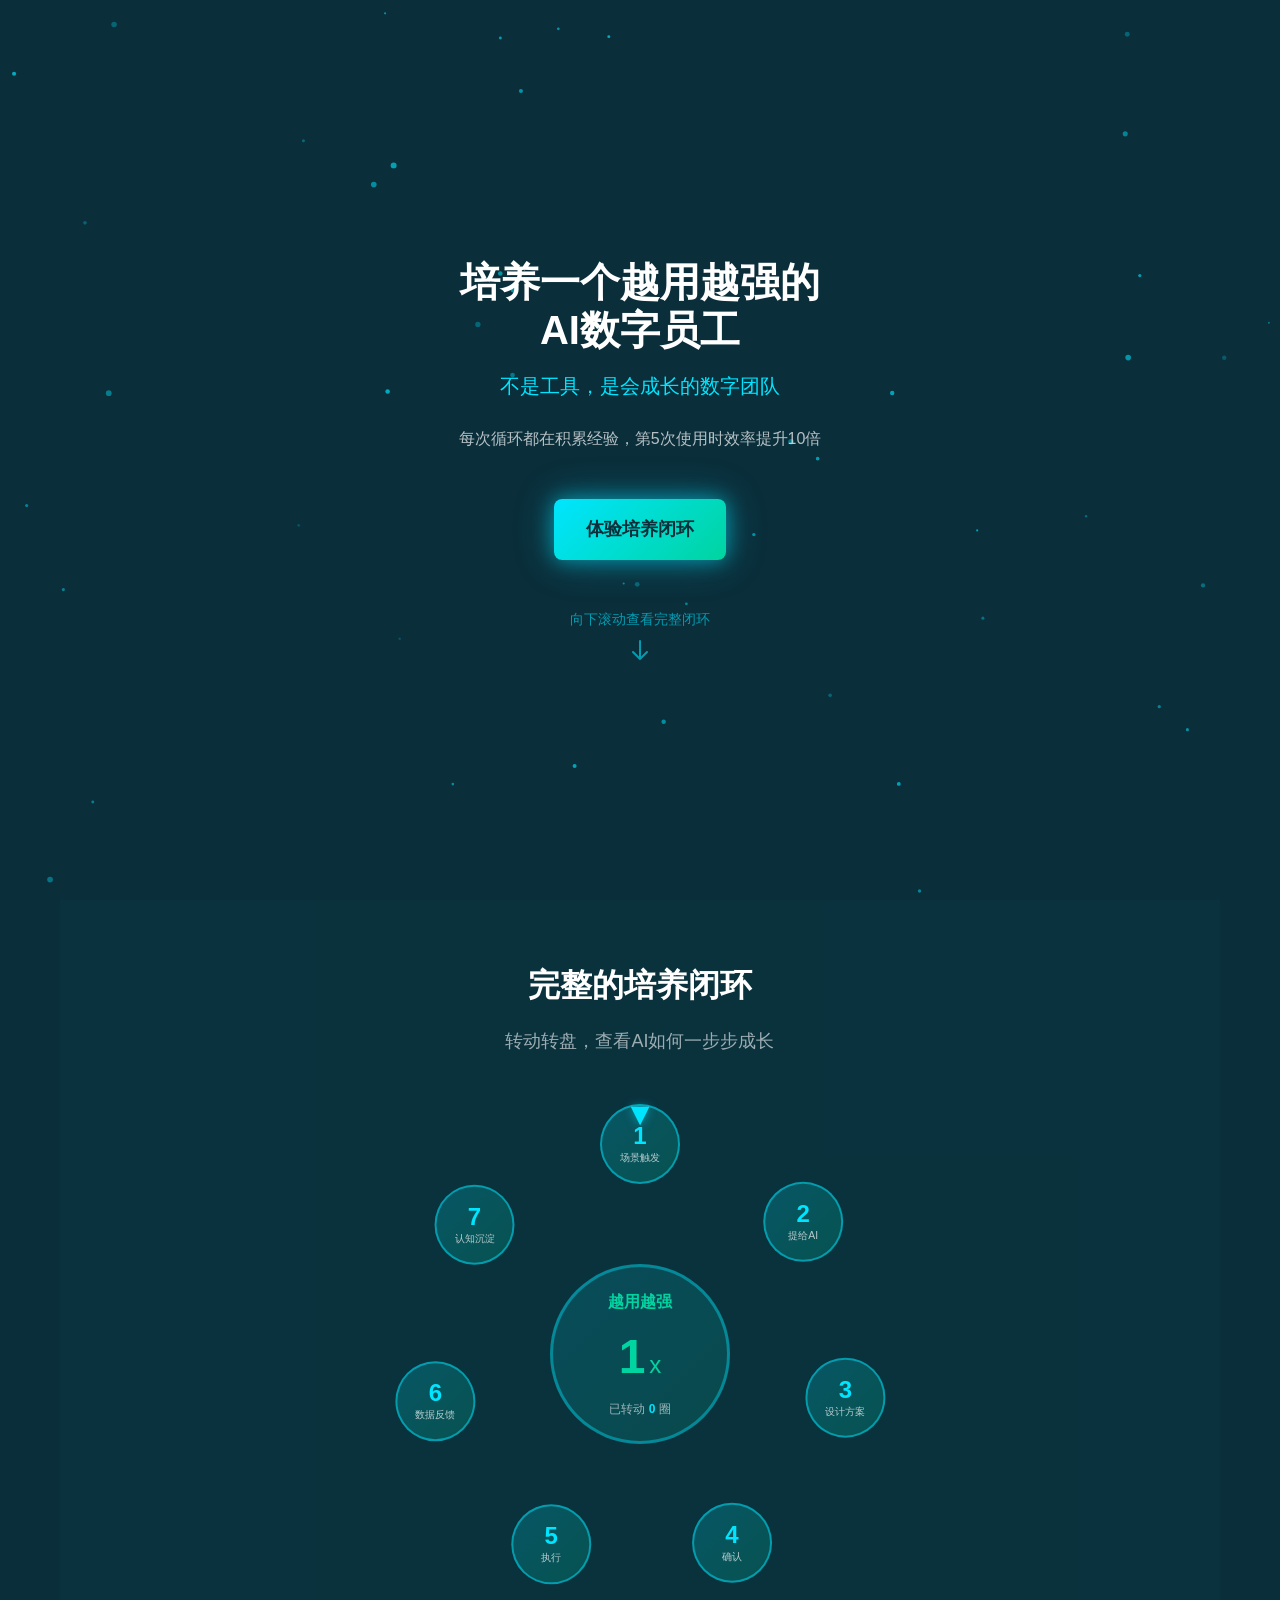
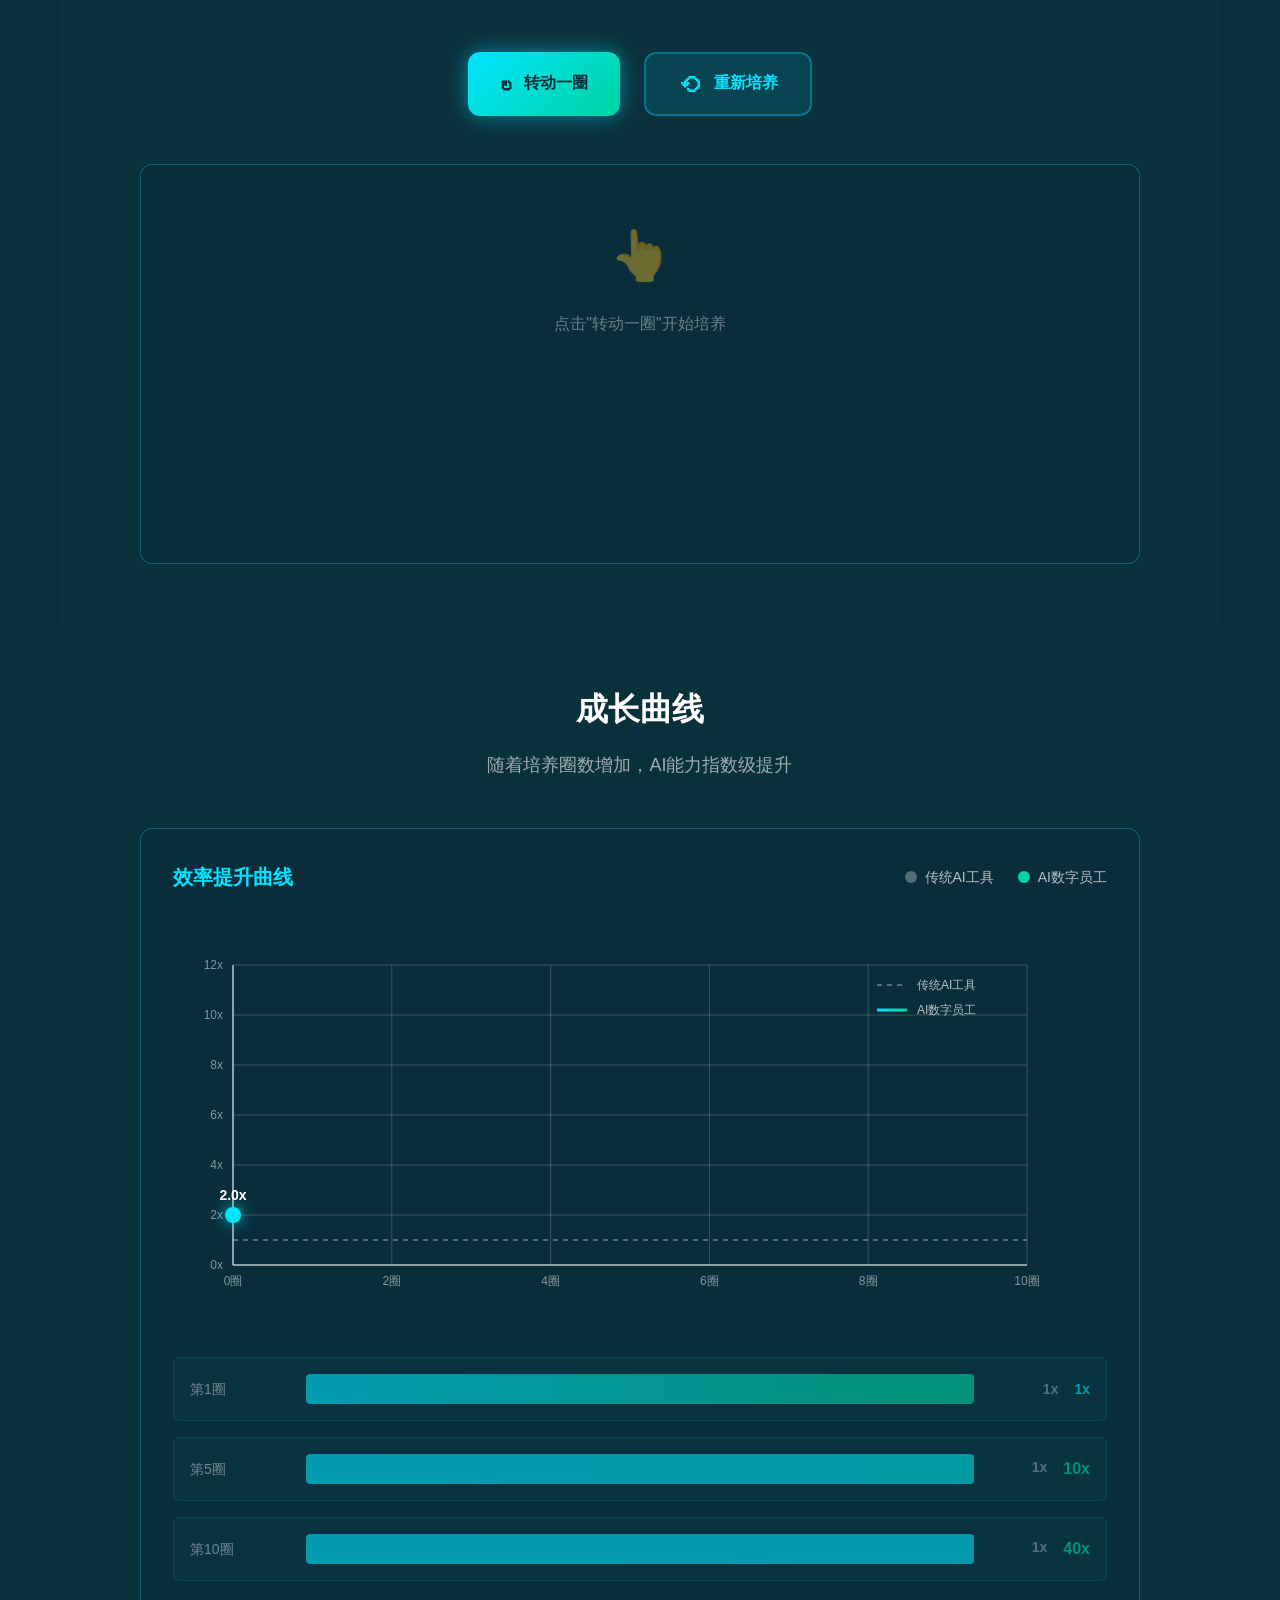
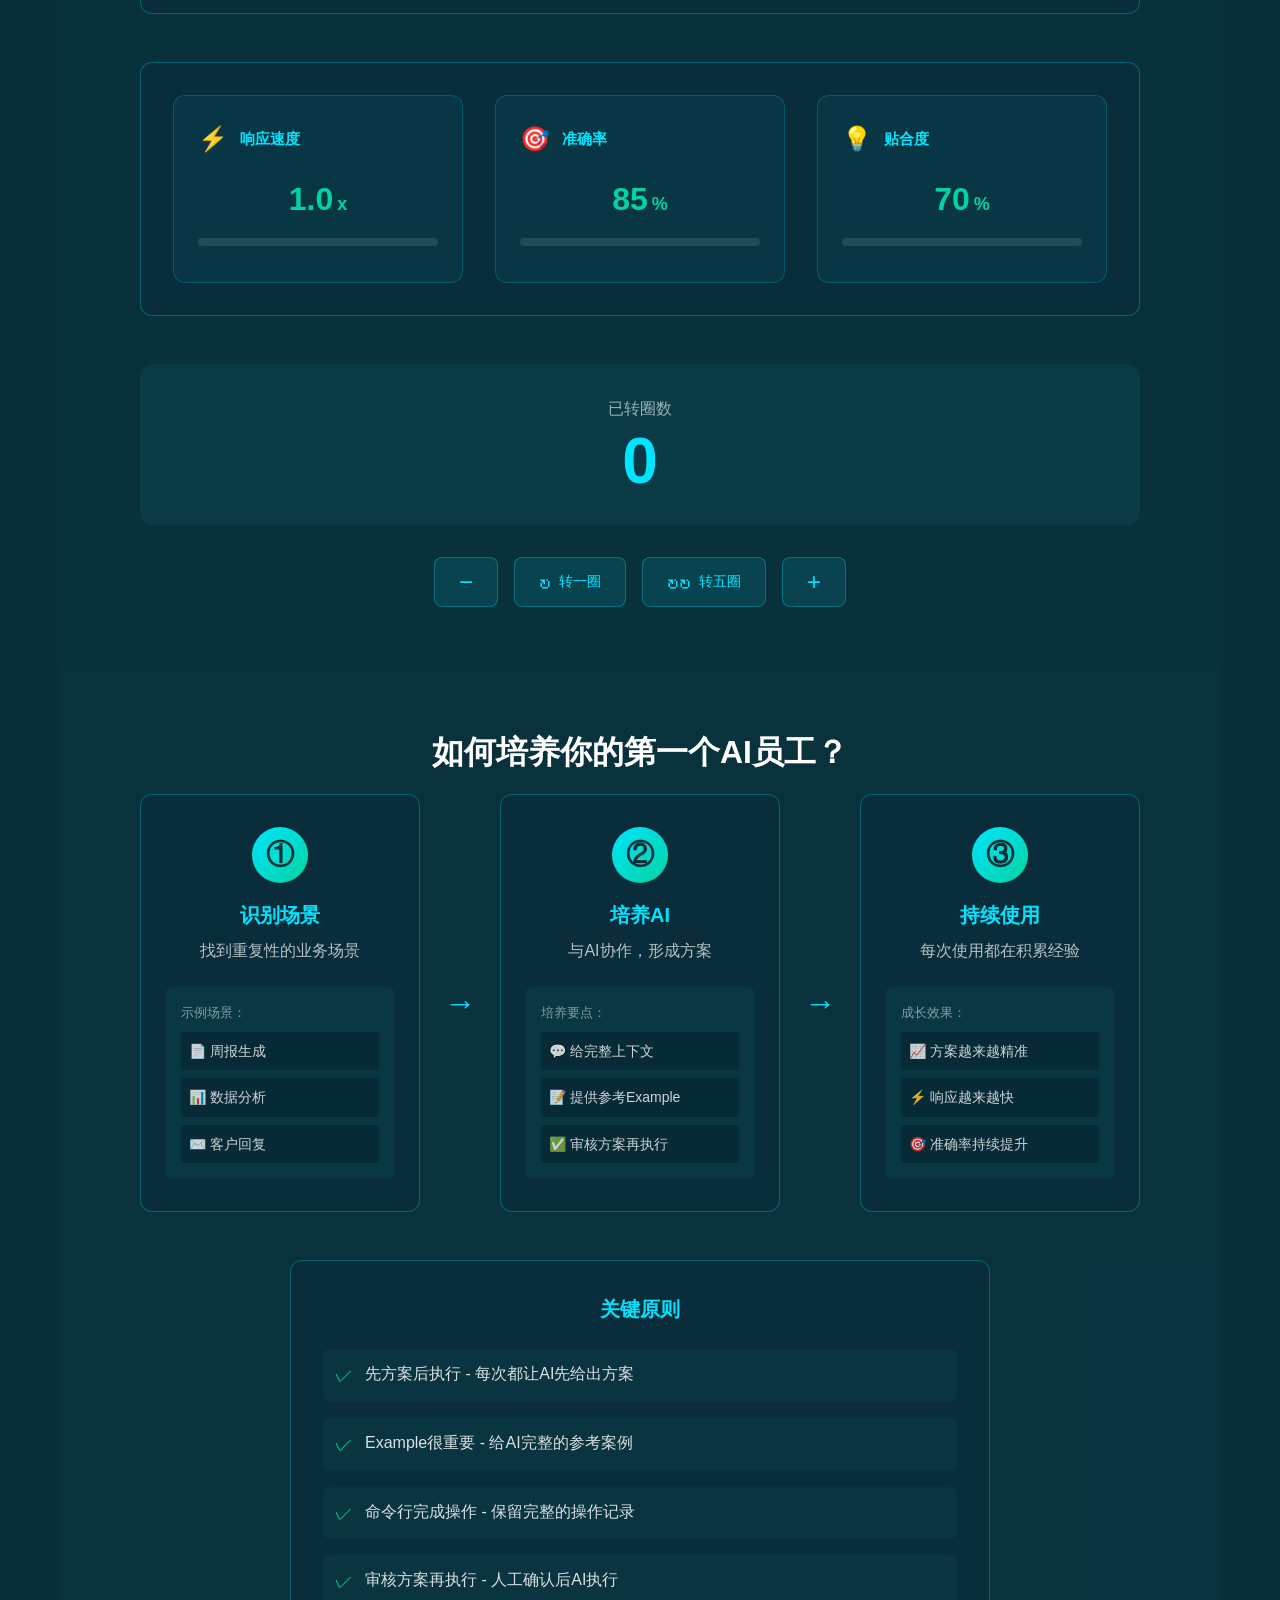
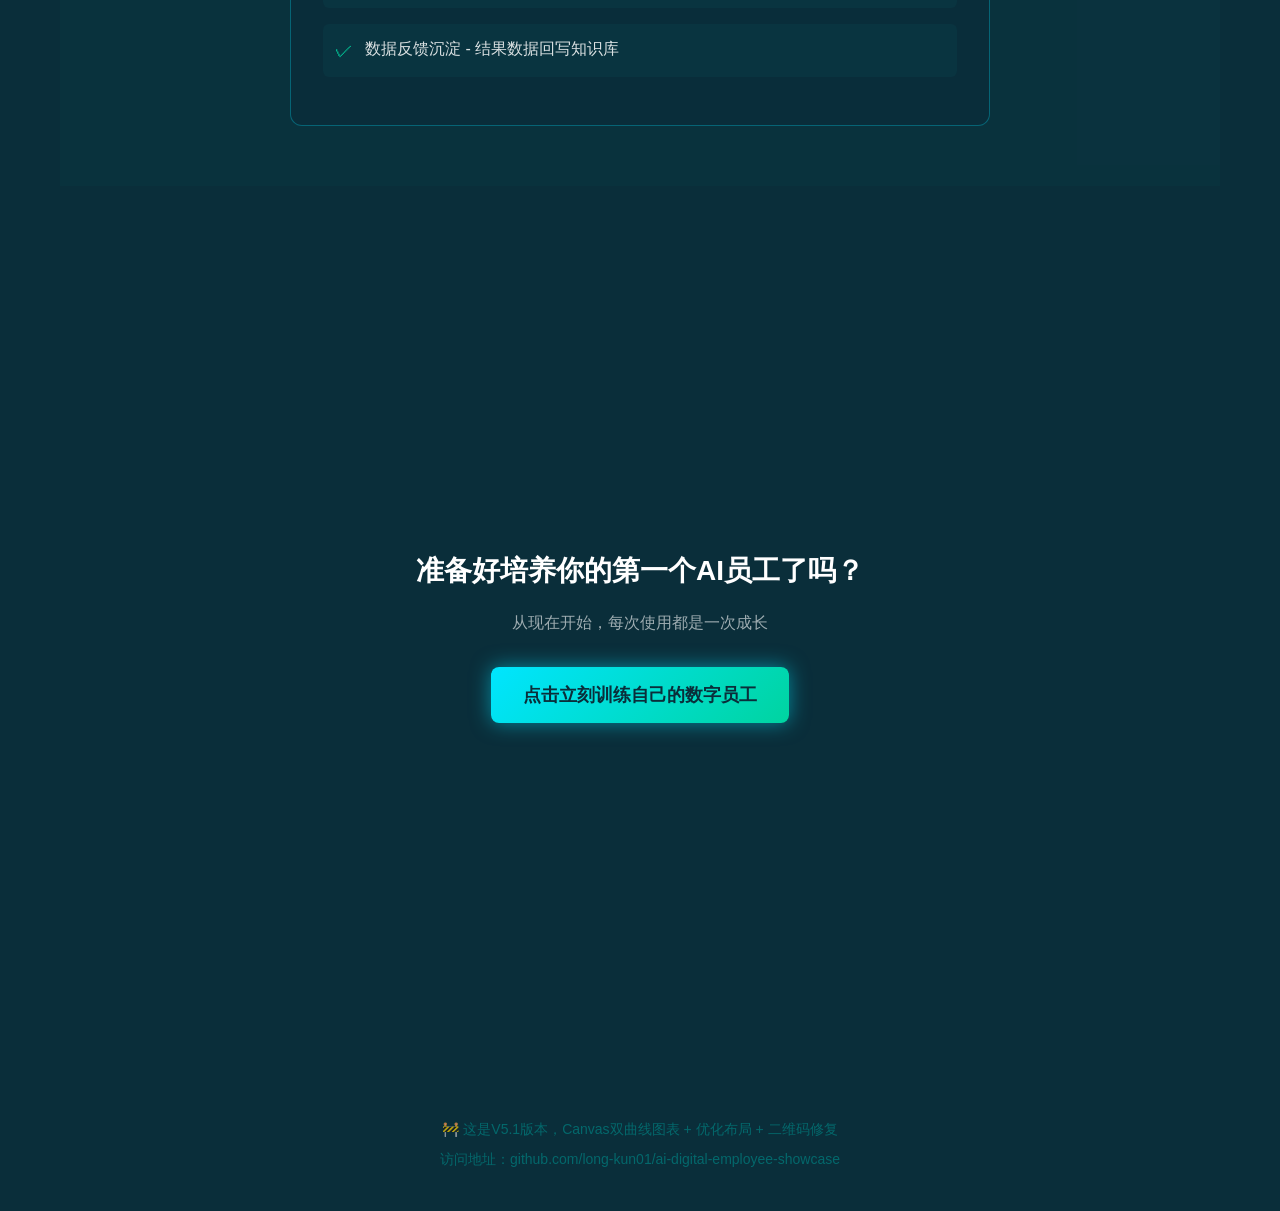
<file: index.html>
<!DOCTYPE html>
<html lang="zh-CN">
<head>
  <meta charset="UTF-8">
  <meta name="viewport" content="width=device-width, initial-scale=1.0, maximum-scale=1.0, user-scalable=no">
  <meta name="format-detection" content="telephone=no">
  <meta name="apple-mobile-web-app-capable" content="yes">
  <title>AI数字员工 - 培养一个越用越强的AI数字员工</title>
  <meta name="description" content="不是工具，是会成长的数字团队">

  <!-- 主样式 -->
  <link rel="stylesheet" href="css/styles-v5.css">
</head>
<body>
  <!-- 加载提示 -->
  <div class="loading-screen" id="loading-screen">
    <div class="loading-content">
      <div class="loading-spinner"></div>
      <div class="loading-text">AI数字员工正在培养中...</div>
    </div>
  </div>

  <!-- 粒子背景 -->
  <canvas id="particle-canvas"></canvas>

  <!-- 内容容器 -->
  <div class="content-wrapper">

    <!-- HERO区 -->
    <section id="hero" class="hero-section">
      <div class="hero-content">
        <h1 class="hero-title">培养一个越用越强的<br>AI数字员工</h1>
        <p class="hero-subtitle">不是工具，是会成长的数字团队</p>
        <p class="hero-tagline">每次循环都在积累经验，第5次使用时效率提升10倍</p>
        <a href="#loop-demo" class="cta-button">体验培养闭环</a>
      </div>

      <div class="scroll-hint">
        <span class="scroll-hint-text">向下滚动查看完整闭环</span>
        <svg class="scroll-icon" fill="none" stroke="currentColor" viewBox="0 0 24 24">
          <path stroke-linecap="round" stroke-linejoin="round" stroke-width="2" d="M19 14l-7 7m0 0l-7-7m7 7V3"></path>
        </svg>
      </div>
    </section>

    <!-- 转盘闭环交互区 -->
    <section id="loop-demo" class="loop-demo-section">
      <div class="container">
        <h2 class="section-title">完整的培养闭环</h2>
        <p class="section-desc">转动转盘，查看AI如何一步步成长</p>

        <!-- 转盘区域 -->
        <div class="turntable-container">
          <!-- 转盘外圈 -->
          <div class="turntable-outer">
            <!-- 旋转的节点圈 -->
            <div class="turntable-ring" id="turntable-ring">
              <!-- 7个步骤节点 -->
              <div class="turntable-node" data-step="1" data-angle="0">
                <div class="node-inner">
                  <div class="node-number">1</div>
                  <div class="node-label">场景触发</div>
                </div>
              </div>

              <div class="turntable-node" data-step="2" data-angle="51">
                <div class="node-inner">
                  <div class="node-number">2</div>
                  <div class="node-label">提给AI</div>
                </div>
              </div>

              <div class="turntable-node" data-step="3" data-angle="102">
                <div class="node-inner">
                  <div class="node-number">3</div>
                  <div class="node-label">设计方案</div>
                </div>
              </div>

              <div class="turntable-node" data-step="4" data-angle="154">
                <div class="node-inner">
                  <div class="node-number">4</div>
                  <div class="node-label">确认</div>
                </div>
              </div>

              <div class="turntable-node" data-step="5" data-angle="205">
                <div class="node-inner">
                  <div class="node-number">5</div>
                  <div class="node-label">执行</div>
                </div>
              </div>

              <div class="turntable-node" data-step="6" data-angle="257">
                <div class="node-inner">
                  <div class="node-number">6</div>
                  <div class="node-label">数据反馈</div>
                </div>
              </div>

              <div class="turntable-node" data-step="7" data-angle="308">
                <div class="node-inner">
                  <div class="node-number">7</div>
                  <div class="node-label">认知沉淀</div>
                </div>
              </div>
            </div>

            <!-- 中心核心区 -->
            <div class="turntable-center">
              <div class="center-title">越用越强</div>
              <div class="center-value">
                <span class="value-number" id="efficiency-value">1</span>
                <span class="value-unit">x</span>
              </div>
              <div class="center-subtitle">已转动 <span class="loop-count">0</span> 圈</div>
            </div>

            <!-- 指示器 -->
            <div class="turntable-indicator">
              <div class="indicator-arrow">▼</div>
            </div>
          </div>

          <!-- 转盘控制 -->
          <div class="turntable-controls">
            <button class="control-btn spin-btn" id="spin-btn">
              <span class="btn-icon">↻</span>
              <span class="btn-text">转动一圈</span>
            </button>
            <button class="control-btn reset-btn" id="reset-btn">
              <span class="btn-icon">⟲</span>
              <span class="btn-text">重新培养</span>
            </button>
          </div>
        </div>

        <!-- 步骤详情面板 -->
        <div class="step-detail-panel" id="step-detail">
          <div class="detail-content">
            <div class="detail-placeholder">
              <div class="placeholder-icon">👆</div>
              <div class="placeholder-text">点击"转动一圈"开始培养</div>
            </div>
          </div>
        </div>
      </div>
    </section>

    <!-- 成长曲线图 -->
    <section id="growth-chart-section" class="growth-section">
      <div class="container">
        <h2 class="section-title">成长曲线</h2>
        <p class="section-desc">随着培养圈数增加，AI能力指数级提升</p>

        <!-- 指数增长图（独立大板块） -->
        <div class="growth-chart-full">
          <div class="growth-chart-container">
            <div class="chart-header">
              <div class="chart-title">效率提升曲线</div>
              <div class="chart-legend">
                <span class="legend-item">
                  <span class="legend-dot traditional"></span>
                  传统AI工具
                </span>
                <span class="legend-item">
                  <span class="legend-dot digital"></span>
                  AI数字员工
                </span>
              </div>
            </div>

            <div class="chart-body">
              <canvas id="growth-chart-canvas"></canvas>
            </div>

            <div class="chart-data">
              <div class="data-item" data-loop="1">
                <div class="data-label">第1圈</div>
                <div class="data-bar">
                  <div class="data-fill traditional" style="width: 100%;"></div>
                  <div class="data-fill digital" style="width: 100%;"></div>
                </div>
                <div class="data-value">
                  <span class="traditional">1x</span>
                  <span class="digital">1x</span>
                </div>
              </div>

              <div class="data-item" data-loop="5">
                <div class="data-label">第5圈</div>
                <div class="data-bar">
                  <div class="data-fill traditional" style="width: 100%;"></div>
                  <div class="data-fill digital" style="width: 500%;"></div>
                </div>
                <div class="data-value">
                  <span class="traditional">1x</span>
                  <span class="digital highlight-value">10x</span>
                </div>
              </div>

              <div class="data-item" data-loop="10">
                <div class="data-label">第10圈</div>
                <div class="data-bar">
                  <div class="data-fill traditional" style="width: 100%;"></div>
                  <div class="data-fill digital" style="width: 1200%;"></div>
                </div>
                <div class="data-value">
                  <span class="traditional">1x</span>
                  <span class="digital highlight-value">40x</span>
                </div>
              </div>
            </div>
          </div>
        </div>

        <!-- 指标区 -->
        <div class="metrics-section">
          <div class="metrics-container">
            <div class="metric-row">
              <div class="metric-item-full">
                <div class="metric-header">
                  <span class="metric-icon">⚡</span>
                  <span class="metric-title">响应速度</span>
                </div>
                <div class="metric-main">
                  <div class="metric-value">
                    <span class="metric-current" data-metric="speed">1.0</span>
                    <span class="metric-unit">x</span>
                  </div>
                  <div class="metric-bar">
                    <div class="metric-fill" data-fill="speed"></div>
                  </div>
                </div>
              </div>

              <div class="metric-item-full">
                <div class="metric-header">
                  <span class="metric-icon">🎯</span>
                  <span class="metric-title">准确率</span>
                </div>
                <div class="metric-main">
                  <div class="metric-value">
                    <span class="metric-current" data-metric="accuracy">85</span>
                    <span class="metric-unit">%</span>
                  </div>
                  <div class="metric-bar">
                    <div class="metric-fill" data-fill="accuracy"></div>
                  </div>
                </div>
              </div>

              <div class="metric-item-full">
                <div class="metric-header">
                  <span class="metric-icon">💡</span>
                  <span class="metric-title">贴合度</span>
                </div>
                <div class="metric-main">
                  <div class="metric-value">
                    <span class="metric-current" data-metric="fit">70</span>
                    <span class="metric-unit">%</span>
                  </div>
                  <div class="metric-bar">
                    <div class="metric-fill" data-fill="fit"></div>
                  </div>
                </div>
              </div>
            </div>
          </div>
        </div>

        <!-- 控制区 -->
        <div class="control-section">
          <!-- 圈数显示区 -->
          <div class="loop-display-large">
            <span class="loop-label-large">已转圈数</span>
            <div class="loop-number-large" id="chart-loop-count">0</div>
          </div>
        </div>

        <!-- 控制按钮区（独立） -->
        <div class="control-buttons-section">
          <div class="control-buttons-large">
            <button class="control-btn-large decrease-btn" id="chart-decrease">
              <span class="control-icon-large">−</span>
            </button>
            <button class="control-btn-large spin-once-btn" id="chart-spin-once">
              <span class="control-icon-large">↻</span>
              <span class="control-text">转一圈</span>
            </button>
            <button class="control-btn-large spin-five-btn" id="chart-spin-five">
              <span class="control-icon-large">↻↻</span>
              <span class="control-text">转五圈</span>
            </button>
            <button class="control-btn-large increase-btn" id="chart-increase">
              <span class="control-icon-large">+</span>
            </button>
          </div>
        </div>
      </div>
    </section>

    <!-- 如何培养 -->
    <section id="how-to" class="how-to-section">
      <div class="container">
        <h2 class="section-title">如何培养你的第一个AI员工？</h2>

        <!-- 简化三步法 -->
        <div class="simple-steps">
          <div class="simple-step">
            <div class="simple-number">①</div>
            <h3 class="simple-title">识别场景</h3>
            <p class="simple-desc">找到重复性的业务场景</p>
            <div class="simple-example">
              <div class="example-label">示例场景：</div>
              <div class="example-list">
                <div class="example-item">📄 周报生成</div>
                <div class="example-item">📊 数据分析</div>
                <div class="example-item">✉️ 客户回复</div>
              </div>
            </div>
          </div>

          <div class="simple-arrow">→</div>

          <div class="simple-step">
            <div class="simple-number">②</div>
            <h3 class="simple-title">培养AI</h3>
            <p class="simple-desc">与AI协作，形成方案</p>
            <div class="simple-example">
              <div class="example-label">培养要点：</div>
              <div class="example-list">
                <div class="example-item">💬 给完整上下文</div>
                <div class="example-item">📝 提供参考Example</div>
                <div class="example-item">✅ 审核方案再执行</div>
              </div>
            </div>
          </div>

          <div class="simple-arrow">→</div>

          <div class="simple-step">
            <div class="simple-number">③</div>
            <h3 class="simple-title">持续使用</h3>
            <p class="simple-desc">每次使用都在积累经验</p>
            <div class="simple-example">
              <div class="example-label">成长效果：</div>
              <div class="example-list">
                <div class="example-item">📈 方案越来越精准</div>
                <div class="example-item">⚡ 响应越来越快</div>
                <div class="example-item">🎯 准确率持续提升</div>
              </div>
            </div>
          </div>
        </div>

        <!-- 关键原则 -->
        <div class="principles-box">
          <h3 class="principles-title">关键原则</h3>
          <ul class="principles-list">
            <li class="principle-item">
              <span class="principle-check">✓</span>
              <span>先方案后执行 - 每次都让AI先给出方案</span>
            </li>
            <li class="principle-item">
              <span class="principle-check">✓</span>
              <span>Example很重要 - 给AI完整的参考案例</span>
            </li>
            <li class="principle-item">
              <span class="principle-check">✓</span>
              <span>命令行完成操作 - 保留完整的操作记录</span>
            </li>
            <li class="principle-item">
              <span class="principle-check">✓</span>
              <span>审核方案再执行 - 人工确认后AI执行</span>
            </li>
            <li class="principle-item">
              <span class="principle-check">✓</span>
              <span>数据反馈沉淀 - 结果数据回写知识库</span>
            </li>
          </ul>
        </div>
      </div>
    </section>

    <!-- CTA区 -->
    <section id="cta" class="cta-section">
      <div class="container">
        <h2 class="cta-title">准备好培养你的第一个AI员工了吗？</h2>
        <p class="cta-subtitle">从现在开始，每次使用都是一次成长</p>
        <button class="cta-button-secondary" id="qrcode-btn">点击立刻训练自己的数字员工</button>
      </div>
    </section>

    <!-- 二维码弹窗 -->
    <div class="qrcode-modal" id="qrcode-modal">
      <div class="modal-overlay"></div>
      <div class="modal-content">
        <div class="modal-header">
          <h3>训练你的AI数字员工</h3>
          <button class="modal-close" id="modal-close">✕</button>
        </div>
        <div class="modal-body">
          <div class="qrcode-container">
            <div class="qrcode-loading">加载中...</div>
            <img id="qrcode-img"
                 src="./assets/qrcode.jpg"
                 alt="AI数字员工训练二维码"
                 class="qrcode-image">
          </div>
          <div class="qrcode-desc">
            <p>扫码立即培养你的数字员工</p>
            <p class="qrcode-link">或访问: github.com/long-kun01/ai-digital-employee-showcase</p>
          </div>
        </div>
      </div>
    </div>

    <!-- MVP提示 -->
    <div class="mvp-notice">
      <p>🚧 这是V5.1版本，Canvas双曲线图表 + 优化布局 + 二维码修复</p>
      <p>访问地址：github.com/long-kun01/ai-digital-employee-showcase</p>
    </div>

  </div>

  <!-- 脚本 -->
  <script src="js/bundle-v5.js" defer></script>
</body>
</html>
</file>
<file: css/styles-v5.css>
/**
 * AI数字员工 V5 - 转盘交互与动态成长曲线版本
 * 核心改进：转盘电话效果、折线图联动、指标动态增强、二维码弹窗
 */

/* ==================== 全局样式 ==================== */
* {
  margin: 0;
  padding: 0;
  box-sizing: border-box;
}

html {
  font-size: 16px;
  -webkit-text-size-adjust: 100%;
  -ms-text-size-adjust: 100%;
  scroll-behavior: smooth;
}

body {
  font-family: -apple-system, BlinkMacSystemFont, 'Segoe UI', Roboto, 'Helvetica Neue', Arial, 'PingFang SC', 'Hiragino Sans GB', 'Microsoft YaHei', sans-serif;
  background-color: #0A2E3A;
  color: #FFFFFF;
  line-height: 1.6;
  overflow-x: hidden;
  word-wrap: break-word;
  -webkit-font-smoothing: antialiased;
  -moz-osx-font-smoothing: grayscale;
}

/* ==================== 加载屏幕 ==================== */
.loading-screen {
  position: fixed;
  top: 0;
  left: 0;
  width: 100%;
  height: 100%;
  background: #0A2E3A;
  display: flex;
  align-items: center;
  justify-content: center;
  z-index: 9999;
  transition: opacity 0.5s ease, visibility 0.5s ease;
}

.loading-screen.hidden {
  opacity: 0;
  visibility: hidden;
}

.loading-content {
  text-align: center;
}

.loading-spinner {
  width: 50px;
  height: 50px;
  margin: 0 auto 1.5rem;
  border: 3px solid rgba(0, 229, 255, 0.2);
  border-top-color: #00E5FF;
  border-radius: 50%;
  animation: spin 1s linear infinite;
}

.loading-text {
  font-size: 1rem;
  color: rgba(255, 255, 255, 0.7);
}

@keyframes spin {
  to {
    transform: rotate(360deg);
  }
}

/* ==================== 粒子背景 ==================== */
#particle-canvas {
  position: fixed;
  top: 0;
  left: 0;
  width: 100%;
  height: 100%;
  z-index: 0;
  pointer-events: none;
}

/* ==================== 内容容器 ==================== */
.content-wrapper {
  position: relative;
  z-index: 1;
  width: 100%;
  max-width: 1200px;
  margin: 0 auto;
  padding: 0 20px;
}

/* ==================== 通用组件 ==================== */
section {
  padding: 60px 0;
  min-height: 100vh;
  display: flex;
  flex-direction: column;
  justify-content: center;
  opacity: 0;
  transform: translateY(30px);
  transition: opacity 0.8s ease, transform 0.8s ease;
}

section.visible {
  opacity: 1;
  transform: translateY(0);
}

.container {
  width: 100%;
  max-width: 1000px;
  margin: 0 auto;
}

.section-title {
  font-size: 2rem;
  font-weight: 700;
  text-align: center;
  margin-bottom: 1rem;
  color: #FFFFFF;
}

.section-desc {
  font-size: 1.125rem;
  text-align: center;
  color: rgba(255, 255, 255, 0.6);
  margin-bottom: 3rem;
}

/* ==================== HERO区 ==================== */
.hero-section {
  text-align: center;
  padding: 80px 20px 60px;
  min-height: 100vh;
}

.hero-content {
  max-width: 800px;
  margin: 0 auto;
}

.hero-title {
  font-size: 2.5rem;
  font-weight: 700;
  line-height: 1.2;
  margin-bottom: 1rem;
  color: #FFFFFF;
  animation: fadeInUp 0.8s ease forwards;
}

.hero-subtitle {
  font-size: 1.25rem;
  color: #00E5FF;
  margin-bottom: 1.5rem;
  animation: fadeInUp 0.8s ease 0.2s forwards;
}

.hero-tagline {
  font-size: 1rem;
  color: rgba(255, 255, 255, 0.7);
  margin-bottom: 3rem;
  animation: fadeInUp 0.8s ease 0.3s forwards;
}

.hero-stats {
  display: flex;
  justify-content: center;
  align-items: center;
  gap: 2rem;
  margin-bottom: 3rem;
  animation: fadeInUp 0.8s ease 0.4s forwards;
}

.stat-item {
  text-align: center;
}

.stat-value {
  font-size: 2.5rem;
  font-weight: 700;
  color: #00D4A0;
  margin-bottom: 0.5rem;
}

.stat-label {
  font-size: 0.875rem;
  color: rgba(255, 255, 255, 0.6);
}

.stat-divider {
  width: 1px;
  height: 60px;
  background: linear-gradient(to bottom, transparent, rgba(0, 229, 255, 0.3), transparent);
}

.cta-button {
  display: inline-block;
  padding: 16px 32px;
  font-size: 1.125rem;
  font-weight: 600;
  color: #0A2E3A;
  background: linear-gradient(135deg, #00E5FF 0%, #00D4A0 100%);
  border: none;
  border-radius: 8px;
  cursor: pointer;
  text-decoration: none;
  box-shadow: 0 0 20px rgba(0, 229, 255, 0.5),
              0 0 40px rgba(0, 229, 255, 0.3);
  animation: fadeInUp 0.8s ease 0.5s forwards, pulseGlow 2s ease-in-out 1.3s infinite;
  -webkit-tap-highlight-color: transparent;
  transition: all 0.3s ease;
}

.cta-button:hover {
  transform: translateY(-2px);
  box-shadow: 0 0 30px rgba(0, 229, 255, 0.7),
              0 0 50px rgba(0, 229, 255, 0.5);
}

.cta-button:active {
  transform: scale(0.98);
}

.scroll-hint {
  margin-top: 3rem;
  color: rgba(0, 229, 255, 0.6);
  animation: bounce 2s ease-in-out infinite;
}

.scroll-hint-text {
  font-size: 0.875rem;
  margin-bottom: 0.5rem;
  display: block;
}

.scroll-icon {
  width: 24px;
  height: 24px;
  display: block;
  margin: 0 auto;
}

/* ==================== 转盘闭环区 ==================== */
.loop-demo-section {
  background: rgba(0, 229, 255, 0.02);
}

.turntable-container {
  position: relative;
  width: 100%;
  max-width: 500px;
  margin: 0 auto 3rem;
}

/* 转盘外圈 */
.turntable-outer {
  position: relative;
  width: 100%;
  aspect-ratio: 1;
  max-width: 500px;
  margin: 0 auto 3rem;
}

/* 旋转的节点圈 */
.turntable-ring {
  position: absolute;
  top: 0;
  left: 0;
  width: 100%;
  height: 100%;
  transition: transform 1.5s cubic-bezier(0.4, 0, 0.2, 1);
}

.turntable-ring.spinning {
  /* 动画在JS中控制 */
}

/* 转盘节点 */
.turntable-node {
  position: absolute;
  width: 80px;
  height: 80px;
  cursor: pointer;
  transition: all 0.3s ease;
  top: 50%;
  left: 50%;
  margin-top: -40px;
  margin-left: -40px;
}

.turntable-node:hover {
  transform: scale(1.1);
  z-index: 10;
}

.turntable-node.active {
  z-index: 10;
  animation: nodePulse 1.5s ease-in-out infinite;
}

/* 节点根据角度定位（通过JS设置transform） */

.node-inner {
  width: 100%;
  height: 100%;
  border-radius: 50%;
  background: linear-gradient(135deg, rgba(0, 229, 255, 0.2), rgba(0, 212, 160, 0.2));
  border: 2px solid rgba(0, 229, 255, 0.5);
  display: flex;
  flex-direction: column;
  align-items: center;
  justify-content: center;
  padding: 0.5rem;
  transition: all 0.3s ease;
  position: relative;
}

.turntable-node:hover .node-inner {
  border-color: rgba(0, 229, 255, 0.8);
  background: linear-gradient(135deg, rgba(0, 229, 255, 0.3), rgba(0, 212, 160, 0.3));
}

.turntable-node.active .node-inner {
  border-color: #00D4A0;
  background: linear-gradient(135deg, rgba(0, 229, 255, 0.4), rgba(0, 212, 160, 0.4));
  box-shadow: 0 0 25px rgba(0, 212, 160, 0.5);
}

.node-number {
  font-size: 1.5rem;
  font-weight: 700;
  color: #00E5FF;
  line-height: 1;
  margin-bottom: 0.25rem;
}

.turntable-node.active .node-number {
  color: #00D4A0;
}

.node-label {
  font-size: 0.65rem;
  color: rgba(255, 255, 255, 0.7);
  text-align: center;
  line-height: 1.1;
}

.turntable-node.active .node-label {
  color: rgba(255, 255, 255, 0.9);
}

/* 中心核心区 */
.turntable-center {
  position: absolute;
  top: 50%;
  left: 50%;
  transform: translate(-50%, -50%);
  width: 180px;
  height: 180px;
  border-radius: 50%;
  background: linear-gradient(135deg, rgba(0, 229, 255, 0.15), rgba(0, 212, 160, 0.15));
  border: 3px solid rgba(0, 229, 255, 0.4);
  display: flex;
  flex-direction: column;
  align-items: center;
  justify-content: center;
  text-align: center;
  z-index: 1;
  animation: centerPulse 3s ease-in-out infinite;
}

.center-icon {
  font-size: 3rem;
  margin-bottom: 0.5rem;
  animation: rotateIcon 20s linear infinite;
}

.center-title {
  font-size: 1rem;
  font-weight: 700;
  color: #00D4A0;
  margin-bottom: 0.25rem;
}

.center-value {
  display: flex;
  align-items: baseline;
  justify-content: center;
  gap: 0.25rem;
  margin-bottom: 0.25rem;
}

.value-number {
  font-size: 3rem;
  font-weight: 700;
  color: #00D4A0;
  transition: all 0.5s ease;
}

.value-unit {
  font-size: 1.5rem;
  color: #00D4A0;
}

.center-subtitle {
  font-size: 0.75rem;
  color: rgba(255, 255, 255, 0.6);
}

.loop-count {
  font-weight: 700;
  color: #00E5FF;
}

/* 指示器 */
.turntable-indicator {
  position: absolute;
  top: -15px;
  left: 50%;
  transform: translateX(-50%);
  z-index: 5;
}

.indicator-arrow {
  font-size: 2rem;
  color: #00E5FF;
  text-shadow: 0 0 10px rgba(0, 229, 255, 0.5);
}

/* 转盘控制 */
.turntable-controls {
  display: flex;
  justify-content: center;
  gap: 1.5rem;
  margin-bottom: 3rem;
  flex-wrap: wrap;
}

.control-btn {
  display: flex;
  align-items: center;
  gap: 0.75rem;
  padding: 1rem 2rem;
  border-radius: 12px;
  font-size: 1rem;
  font-weight: 600;
  cursor: pointer;
  transition: all 0.3s ease;
  border: none;
  min-width: 150px;
  justify-content: center;
}

.spin-btn {
  background: linear-gradient(135deg, #00E5FF, #00D4A0);
  color: #0A2E3A;
  box-shadow: 0 0 20px rgba(0, 229, 255, 0.5);
}

.spin-btn:hover {
  transform: translateY(-2px);
  box-shadow: 0 0 30px rgba(0, 229, 255, 0.7);
}

.spin-btn:active {
  transform: scale(0.98);
}

.spin-btn:disabled {
  opacity: 0.6;
  cursor: not-allowed;
}

.reset-btn {
  background: rgba(0, 229, 255, 0.1);
  color: #00E5FF;
  border: 2px solid rgba(0, 229, 255, 0.3);
}

.reset-btn:hover {
  background: rgba(0, 229, 255, 0.2);
  border-color: rgba(0, 229, 255, 0.5);
}

.btn-icon {
  font-size: 1.5rem;
}

/* 步骤详情面板 */
.step-detail-panel {
  background: rgba(10, 46, 58, 0.95);
  border: 1px solid rgba(0, 229, 255, 0.3);
  border-radius: 12px;
  padding: 2rem;
  min-height: 400px;
  transition: all 0.4s ease;
  flex: 1;
}

.step-detail-panel.active {
  border-color: rgba(0, 212, 160, 0.5);
  box-shadow: 0 10px 30px rgba(0, 212, 160, 0.2);
}

.detail-placeholder {
  display: flex;
  flex-direction: column;
  align-items: center;
  justify-content: center;
  min-height: 160px;
  color: rgba(255, 255, 255, 0.4);
}

.placeholder-icon {
  font-size: 3rem;
  margin-bottom: 1rem;
}

.placeholder-text {
  font-size: 1rem;
}

.detail-content {
  animation: fadeIn 0.4s ease;
}

.detail-header {
  display: flex;
  align-items: center;
  gap: 1rem;
  margin-bottom: 1.5rem;
}

.detail-number {
  width: 50px;
  height: 50px;
  border-radius: 50%;
  background: linear-gradient(135deg, #00E5FF, #00D4A0);
  color: #0A2E3A;
  display: flex;
  align-items: center;
  justify-content: center;
  font-size: 1.5rem;
  font-weight: 700;
  flex-shrink: 0;
}

.detail-title {
  font-size: 1.5rem;
  font-weight: 700;
  color: #00E5FF;
  flex: 1;
}

.detail-badge {
  padding: 0.25rem 0.75rem;
  border-radius: 12px;
  background: rgba(0, 212, 160, 0.2);
  color: #00D4A0;
  font-size: 0.875rem;
  font-weight: 600;
}

.detail-body {
  color: rgba(255, 255, 255, 0.85);
  line-height: 1.8;
  margin-bottom: 1.5rem;
}

.detail-body p {
  margin-bottom: 1rem;
}

.detail-body ul {
  margin-left: 1.5rem;
  margin-bottom: 1rem;
}

.detail-body li {
  margin-bottom: 0.5rem;
}

.detail-highlight {
  background: rgba(0, 229, 255, 0.1);
  border-left: 3px solid #00E5FF;
  padding: 1rem 1.5rem;
  border-radius: 0 8px 8px 0;
  margin: 1.5rem 0;
}

.detail-highlight-title {
  font-weight: 600;
  color: #00E5FF;
  margin-bottom: 0.5rem;
}

.detail-highlight-text {
  font-size: 0.9375rem;
  color: rgba(255, 255, 255, 0.8);
}

/* 成长指标 */
.growth-metrics {
  display: flex;
  justify-content: center;
  gap: 1.5rem;
  margin-bottom: 3rem;
  flex-wrap: wrap;
}

.metric-card {
  background: rgba(0, 229, 255, 0.05);
  border: 1px solid rgba(0, 229, 255, 0.2);
  border-radius: 12px;
  padding: 1.5rem;
  margin-bottom: 1.5rem;
  transition: all 0.3s ease;
}

.metric-card:hover {
  background: rgba(0, 229, 255, 0.08);
  border-color: rgba(0, 229, 255, 0.4);
}

.metric-header {
  display: flex;
  align-items: center;
  gap: 0.75rem;
  margin-bottom: 1rem;
}

.metric-icon {
  font-size: 1.5rem;
}

.metric-title {
  font-size: 0.9375rem;
  font-weight: 600;
  color: #00E5FF;
}

.metric-value-large {
  display: flex;
  align-items: baseline;
  justify-content: center;
  gap: 0.25rem;
  margin-bottom: 1rem;
  font-size: 2.5rem;
  font-weight: 700;
  color: #00D4A0;
}

.metric-unit {
  font-size: 1.25rem;
  font-weight: 600;
  color: #00D4A0;
}

.metric-bar {
  height: 8px;
  background: rgba(255, 255, 255, 0.1);
  border-radius: 4px;
  overflow: hidden;
  position: relative;
  margin-bottom: 0.75rem;
}

.metric-fill {
  height: 100%;
  background: linear-gradient(90deg, #00E5FF, #00D4A0);
  border-radius: 4px;
  transition: width 1s ease;
  position: absolute;
  left: 0;
  width: 0%;
}

.metric-desc {
  font-size: 0.875rem;
  color: rgba(255, 255, 255, 0.5);
  text-align: center;
}

/* 指标图例 */
.metrics-legend {
  display: flex;
  justify-content: center;
  gap: 1.5rem;
  margin-top: 1rem;
  padding-top: 1rem;
  border-top: 1px solid rgba(0, 229, 255, 0.2);
}

.metrics-legend .legend-item {
  display: flex;
  align-items: center;
  gap: 0.5rem;
  font-size: 0.875rem;
  color: rgba(255, 255, 255, 0.7);
}

.metrics-legend .legend-dot {
  width: 10px;
  height: 10px;
  border-radius: 50%;
}

.metrics-legend .active-dot {
  background: #00D4A0;
}

.metrics-legend .target-dot {
  background: rgba(255, 255, 255, 0.3);
}

/* ==================== 成长图表区 ==================== */
.growth-section {
  background: rgba(0, 212, 160, 0.02);
}

/* 指数增长图独立大板块 */
.growth-chart-full {
  margin-bottom: 3rem;
}

/* 指标区 */
.metrics-section {
  margin-bottom: 3rem;
}

.metrics-container {
  background: rgba(10, 46, 58, 0.95);
  border: 1px solid rgba(0, 229, 255, 0.3);
  border-radius: 12px;
  padding: 2rem;
}

.metric-row {
  display: grid;
  grid-template-columns: repeat(3, 1fr);
  gap: 2rem;
}

.metric-item-full {
  background: rgba(0, 229, 255, 0.05);
  border: 1px solid rgba(0, 229, 255, 0.2);
  border-radius: 12px;
  padding: 1.5rem;
  transition: all 0.3s ease;
}

.metric-item-full:hover {
  background: rgba(0, 229, 255, 0.08);
  border-color: rgba(0, 229, 255, 0.4);
}

.metric-header {
  display: flex;
  align-items: center;
  gap: 0.75rem;
  margin-bottom: 1rem;
}

.metric-icon {
  font-size: 1.5rem;
}

.metric-title {
  font-size: 0.9375rem;
  font-weight: 600;
  color: #00E5FF;
}

.metric-main {
  display: flex;
  flex-direction: column;
  gap: 0.75rem;
}

.metric-value {
  display: flex;
  align-items: baseline;
  justify-content: center;
  gap: 0.25rem;
  font-size: 2rem;
  font-weight: 700;
  color: #00D4A0;
}

.metric-unit {
  font-size: 1.125rem;
  font-weight: 600;
  color: #00D4A0;
}

.metric-bar {
  height: 8px;
  background: rgba(255, 255, 255, 0.1);
  border-radius: 4px;
  overflow: hidden;
  position: relative;
}

.metric-fill {
  height: 100%;
  background: linear-gradient(90deg, #00E5FF, #00D4A0);
  border-radius: 4px;
  transition: width 1s ease;
  position: absolute;
  left: 0;
  width: 0%;
}

/* ==================== 圈数显示区 ==================== */
.loop-display-large {
  display: flex;
  flex-direction: column;
  align-items: center;
  justify-content: center;
  padding: 2rem 0;
  background: rgba(0, 229, 255, 0.05);
  border-radius: 12px;
  margin-bottom: 1.5rem;
}

.loop-label-large {
  font-size: 1rem;
  color: rgba(255, 255, 255, 0.6);
  margin-bottom: 0.5rem;
}

.loop-number-large {
  font-size: 4rem;
  font-weight: 700;
  color: #00E5FF;
  line-height: 1;
  max-width: 100%;
  overflow: hidden;
  text-overflow: ellipsis;
}

/* ==================== 控制按钮区（独立） ==================== */
.control-buttons-section {
  margin-top: 2rem;
  position: relative;
  z-index: 1;
}

.control-buttons-large {
  display: flex;
  justify-content: center;
  align-items: center;
  gap: 1rem;
}

.control-btn-large {
  display: flex;
  align-items: center;
  justify-content: center;
  gap: 0.5rem;
  min-width: 60px;
  height: 50px;
  padding: 0 1.5rem;
  background: rgba(0, 229, 255, 0.1);
  border: 1px solid rgba(0, 229, 255, 0.3);
  border-radius: 8px;
  color: #00E5FF;
  font-size: 1rem;
  cursor: pointer;
  transition: all 0.3s ease;
}

.control-btn-large:hover {
  background: rgba(0, 229, 255, 0.2);
  border-color: #00E5FF;
  transform: translateY(-2px);
}

.control-btn-large:active {
  transform: translateY(0);
}

.control-icon-large {
  font-size: 1.5rem;
}

.control-text {
  font-size: 0.875rem;
}

/* 按钮特定样式 */
.spin-once-btn, .spin-five-btn {
  min-width: 100px;
}

.decrease-btn, .increase-btn {
  min-width: 50px;
}


.growth-chart-container {
  background: rgba(10, 46, 58, 0.95);
  border: 1px solid rgba(0, 229, 255, 0.3);
  border-radius: 12px;
  padding: 2rem;
  margin-bottom: 3rem;
}

.chart-header {
  display: flex;
  justify-content: space-between;
  align-items: center;
  margin-bottom: 2rem;
  flex-wrap: wrap;
  gap: 1rem;
}

.chart-title {
  font-size: 1.25rem;
  font-weight: 700;
  color: #00E5FF;
}

.chart-legend {
  display: flex;
  gap: 1.5rem;
  flex-wrap: wrap;
}

.legend-item {
  display: flex;
  align-items: center;
  gap: 0.5rem;
  font-size: 0.875rem;
  color: rgba(255, 255, 255, 0.7);
}

.legend-dot {
  width: 12px;
  height: 12px;
  border-radius: 50%;
}

.legend-dot.traditional {
  background: rgba(255, 255, 255, 0.3);
}

.legend-dot.digital {
  background: #00D4A0;
}

.chart-body {
  margin-bottom: 2rem;
  position: relative;
}

#growth-chart-canvas {
  width: 100%;
  height: 300px;
  display: block;
}

.chart-data {
  display: flex;
  flex-direction: column;
  gap: 1rem;
}

.data-item {
  display: grid;
  grid-template-columns: 100px 1fr auto;
  align-items: center;
  gap: 1rem;
  padding: 1rem;
  background: rgba(0, 229, 255, 0.05);
  border-radius: 8px;
  border: 1px solid rgba(0, 229, 255, 0.2);
  transition: all 0.3s ease;
  opacity: 0.6;
}

.data-item.active {
  opacity: 1;
  background: rgba(0, 229, 255, 0.1);
  border-color: rgba(0, 229, 255, 0.5);
}

.data-item.highlight {
  background: rgba(0, 212, 160, 0.1);
  border-color: rgba(0, 212, 160, 0.4);
}

.data-label {
  font-size: 0.875rem;
  color: rgba(255, 255, 255, 0.7);
}

.data-bar {
  position: relative;
  height: 30px;
  background: rgba(255, 255, 255, 0.05);
  border-radius: 4px;
  overflow: hidden;
  display: flex;
  align-items: center;
}

.data-fill {
  position: absolute;
  height: 100%;
  border-radius: 4px;
  transition: width 1s ease;
}

.data-fill.traditional {
  background: rgba(255, 255, 255, 0.2);
  left: 0;
}

.data-fill.digital {
  background: linear-gradient(90deg, #00E5FF, #00D4A0);
  left: 0;
}

.data-value {
  display: flex;
  gap: 1rem;
  min-width: 100px;
  justify-content: flex-end;
  font-size: 0.875rem;
  font-weight: 600;
}

.data-value .traditional {
  color: rgba(255, 255, 255, 0.5);
}

.data-value .digital {
  color: #00E5FF;
}

.data-value .highlight-value {
  color: #00D4A0;
  font-size: 1rem;
}

/* ==================== 如何培养区 ==================== */
.how-to-section {
  background: rgba(0, 229, 255, 0.02);
}

.simple-steps {
  display: flex;
  justify-content: center;
  align-items: stretch;
  gap: 1.5rem;
  margin-bottom: 3rem;
  flex-wrap: wrap;
}

.simple-step {
  flex: 1;
  min-width: 240px;
  max-width: 320px;
  padding: 2rem 1.5rem;
  border: 1px solid rgba(0, 229, 255, 0.3);
  border-radius: 12px;
  background: rgba(10, 46, 58, 0.95);
  text-align: center;
  transition: all 0.3s ease;
  display: flex;
  flex-direction: column;
  align-items: center;
}

.simple-step:hover {
  border-color: rgba(0, 229, 255, 0.6);
  transform: translateY(-5px);
  box-shadow: 0 10px 30px rgba(0, 229, 255, 0.15);
}

.simple-number {
  width: 56px;
  height: 56px;
  border-radius: 50%;
  background: linear-gradient(135deg, #00E5FF, #00D4A0);
  color: #0A2E3A;
  display: flex;
  align-items: center;
  justify-content: center;
  font-size: 1.75rem;
  font-weight: 700;
  margin: 0 auto 1rem;
}

.simple-title {
  font-size: 1.25rem;
  font-weight: 600;
  color: #00E5FF;
  margin-bottom: 0.5rem;
}

.simple-desc {
  font-size: 1rem;
  color: rgba(255, 255, 255, 0.7);
  line-height: 1.5;
  margin-bottom: 1.5rem;
}

.simple-example {
  width: 100%;
  padding: 1rem;
  background: rgba(0, 229, 255, 0.05);
  border-radius: 8px;
  margin-top: auto;
}

.example-label {
  font-size: 0.8rem;
  color: rgba(255, 255, 255, 0.5);
  margin-bottom: 0.5rem;
  text-align: left;
}

.example-list {
  display: flex;
  flex-direction: column;
  gap: 0.5rem;
}

.example-item {
  font-size: 0.875rem;
  color: rgba(255, 255, 255, 0.8);
  padding: 0.5rem;
  background: rgba(0, 0, 0, 0.2);
  border-radius: 4px;
  text-align: left;
}

.simple-arrow {
  font-size: 2rem;
  color: #00E5FF;
  align-self: center;
}

/* 关键原则 */
.principles-box {
  max-width: 700px;
  margin: 0 auto;
  padding: 2rem;
  border: 1px solid rgba(0, 229, 255, 0.3);
  border-radius: 12px;
  background: rgba(10, 46, 58, 0.95);
}

.principles-title {
  font-size: 1.25rem;
  font-weight: 600;
  color: #00E5FF;
  margin-bottom: 1.5rem;
  text-align: center;
}

.principles-list {
  list-style: none;
}

.principle-item {
  display: flex;
  align-items: flex-start;
  gap: 0.75rem;
  margin-bottom: 1rem;
  font-size: 1rem;
  color: rgba(255, 255, 255, 0.85);
  line-height: 1.6;
  padding: 0.75rem;
  background: rgba(0, 229, 255, 0.03);
  border-radius: 6px;
  transition: all 0.3s ease;
}

.principle-item:hover {
  background: rgba(0, 229, 255, 0.06);
  transform: translateX(5px);
}

.principle-check {
  color: #00D4A0;
  flex-shrink: 0;
  font-size: 1.125rem;
}

/* ==================== CTA区 ==================== */
.cta-section {
  text-align: center;
  padding: 80px 20px;
}

.cta-title {
  font-size: 1.75rem;
  font-weight: 600;
  color: #FFFFFF;
  margin-bottom: 1rem;
}

.cta-subtitle {
  font-size: 1rem;
  color: rgba(255, 255, 255, 0.6);
  margin-bottom: 2rem;
}

.cta-button-secondary {
  display: inline-block;
  padding: 16px 32px;
  font-size: 1.125rem;
  font-weight: 600;
  color: #0A2E3A;
  background: linear-gradient(135deg, #00E5FF 0%, #00D4A0 100%);
  border: none;
  border-radius: 8px;
  cursor: pointer;
  box-shadow: 0 0 20px rgba(0, 229, 255, 0.5);
  transition: all 0.3s ease;
  -webkit-tap-highlight-color: transparent;
}

.cta-button-secondary:hover {
  box-shadow: 0 0 30px rgba(0, 229, 255, 0.7);
  transform: translateY(-2px);
}

.cta-button-secondary:active {
  transform: scale(0.98);
}

/* ==================== 二维码弹窗 ==================== */
.qrcode-modal {
  position: fixed;
  top: 0;
  left: 0;
  width: 100%;
  height: 100%;
  z-index: 9999;
  display: none;
}

.qrcode-modal.active {
  display: block;
}

.modal-overlay {
  position: absolute;
  top: 0;
  left: 0;
  width: 100%;
  height: 100%;
  background: rgba(0, 0, 0, 0.8);
  backdrop-filter: blur(5px);
}

.modal-content {
  position: relative;
  top: 50%;
  left: 50%;
  transform: translate(-50%, -50%);
  width: 90%;
  max-width: 400px;
  background: #0A2E3A;
  border: 1px solid rgba(0, 229, 255, 0.3);
  border-radius: 16px;
  padding: 2rem;
  box-shadow: 0 20px 60px rgba(0, 0, 0, 0.5);
}

.modal-header {
  display: flex;
  justify-content: space-between;
  align-items: center;
  margin-bottom: 1.5rem;
}

.modal-header h3 {
  font-size: 1.25rem;
  font-weight: 600;
  color: #FFFFFF;
  margin: 0;
}

.modal-close {
  width: 32px;
  height: 32px;
  display: flex;
  align-items: center;
  justify-content: center;
  background: rgba(255, 255, 255, 0.1);
  border: none;
  border-radius: 8px;
  color: rgba(255, 255, 255, 0.7);
  font-size: 1.25rem;
  cursor: pointer;
  transition: all 0.2s ease;
}

.modal-close:hover {
  background: rgba(255, 255, 255, 0.2);
  color: #FFFFFF;
}

.modal-body {
  display: flex;
  flex-direction: column;
  align-items: center;
}

.qrcode-container {
  position: relative;
  width: 100%;
  max-width: 280px;
  aspect-ratio: 1;
  margin-bottom: 1.5rem;
  background: rgba(255, 255, 255, 0.05);
  border-radius: 12px;
  overflow: hidden;
}

.qrcode-loading {
  position: absolute;
  top: 0;
  left: 0;
  width: 100%;
  height: 100%;
  display: flex;
  align-items: center;
  justify-content: center;
  color: rgba(255, 255, 255, 0.5);
  font-size: 0.875rem;
}

.qrcode-image {
  width: 100%;
  height: 100%;
  object-fit: contain;
  opacity: 0;
  transition: opacity 0.3s ease;
}

.qrcode-desc {
  text-align: center;
}

.qrcode-desc p {
  font-size: 1rem;
  color: rgba(255, 255, 255, 0.8);
  margin: 0.5rem 0;
}

.qrcode-link {
  font-size: 0.875rem;
  color: #00E5FF;
  word-break: break-all;
}

/* ==================== MVP提示 ==================== */
.mvp-notice {
  text-align: center;
  padding: 2rem;
  color: rgba(0, 128, 128, 0.7);
  font-size: 0.875rem;
}

.mvp-notice p {
  margin-bottom: 0.5rem;
}

/* ==================== 动画 ==================== */
@keyframes fadeInUp {
  from {
    opacity: 0;
    transform: translateY(20px);
  }
  to {
    opacity: 1;
    transform: translateY(0);
  }
}

@keyframes fadeIn {
  from {
    opacity: 0;
  }
  to {
    opacity: 1;
  }
}

@keyframes pulseGlow {
  0%, 100% {
    box-shadow: 0 0 20px rgba(0, 229, 255, 0.5),
                0 0 40px rgba(0, 229, 255, 0.3);
  }
  50% {
    box-shadow: 0 0 30px rgba(0, 229, 255, 0.7),
                0 0 60px rgba(0, 229, 255, 0.5);
  }
}

@keyframes bounce {
  0%, 100% {
    transform: translateY(0);
  }
  50% {
    transform: translateY(10px);
  }
}

@keyframes nodePulse {
  0%, 100% {
    transform: scale(1);
  }
  50% {
    transform: scale(1.05);
  }
}

@keyframes centerPulse {
  0%, 100% {
    box-shadow: 0 0 20px rgba(0, 229, 255, 0.3);
  }
  50% {
    box-shadow: 0 0 40px rgba(0, 229, 255, 0.5);
  }
}

@keyframes rotateIcon {
  from {
    transform: rotate(0deg);
  }
  to {
    transform: rotate(360deg);
  }
}

/* ==================== 响应式设计 ==================== */
@media (max-width: 768px) {
  html {
    font-size: 14px;
  }

  section {
    padding: 40px 0;
  }

  .hero-title {
    font-size: 1.75rem;
  }

  .hero-subtitle {
    font-size: 1rem;
  }

  .hero-tagline {
    font-size: 0.875rem;
  }

  .section-title {
    font-size: 1.5rem;
  }

  /* 移动端左右布局改为上下堆叠 */
  .turntable-layout {
    grid-template-columns: 1fr;
    gap: 1.5rem;
  }

  .turntable-right {
    order: 2;
  }


  .metrics-panel {
    position: static;
  }

  /* 移动端指标横向排列改为垂直 */
  .metric-row {
    grid-template-columns: 1fr;
    gap: 1rem;
  }

  /* 移动端控制按钮优化 */
  .loop-number-large {
    font-size: 3rem;
  }

  .control-buttons-large {
    gap: 0.75rem;
  }

  .control-btn-large {
    min-width: 60px;
    padding: 0.75rem 1rem;
  }

  .control-btn-large .control-icon-large {
    font-size: 1.25rem;
  }

  .control-text {
    font-size: 0.625rem;
  }

  /* 转盘响应式 */
  .turntable-outer {
    max-width: 100%;
  }

  .turntable-node {
    width: 60px;
    height: 60px;
    margin-top: -30px;
    margin-left: -30px;
  }

  .node-number {
    font-size: 1.125rem;
  }

  .node-label {
    font-size: 0.55rem;
  }

  .turntable-center {
    width: 140px;
    height: 140px;
  }

  .center-icon {
    font-size: 2rem;
  }

  .center-title {
    font-size: 0.875rem;
  }

  .value-number {
    font-size: 2rem;
  }

  .value-unit {
    font-size: 1rem;
  }

  .center-subtitle {
    font-size: 0.65rem;
  }

  .turntable-controls {
    flex-direction: row;
    gap: 1rem;
    justify-content: center;
  }

  .control-btn {
    flex: 1;
    min-width: 120px;
  }

  /* 移动端步骤详情面板优化 */
  .step-detail-panel {
    min-height: 300px;
    padding: 1.5rem;
  }

  .detail-header {
    flex-direction: column;
    align-items: flex-start;
    gap: 0.75rem;
  }

  .detail-number {
    width: 40px;
    height: 40px;
    font-size: 1.25rem;
  }

  .detail-title {
    font-size: 1.25rem;
  }

  .detail-badge {
    align-self: flex-start;
  }

  /* 移动端指标面板优化 */
  .metrics-panel {
    padding: 1.5rem;
  }

  .metrics-title {
    font-size: 1rem;
    margin-bottom: 1rem;
  }

  .metric-card {
    padding: 1rem;
  }

  .metric-value-large {
    font-size: 2rem;
  }

  .metric-unit {
    font-size: 1rem;
  }

  .metrics-legend {
    flex-wrap: wrap;
    gap: 1rem;
  }

  /* 指标响应式 */
  .growth-metrics {
    flex-direction: column;
  }

  .metric-card {
    min-width: 100%;
  }

  /* 图表响应式 */
  .chart-header {
    flex-direction: column;
    align-items: flex-start;
  }

  .data-item {
    grid-template-columns: 1fr;
    gap: 0.5rem;
  }

  .data-bar {
    height: 25px;
  }

  .data-value {
    justify-content: flex-start;
  }

  /* 三步法响应式 */
  .simple-steps {
    flex-direction: column;
  }

  .simple-step {
    min-width: 100%;
    max-width: 100%;
  }

  .simple-arrow {
    transform: rotate(90deg);
  }

  .cta-section {
    padding: 40px 20px;
  }

  .cta-title {
    font-size: 1.25rem;
  }

  /* 二维码弹窗响应式 */
  .modal-content {
    padding: 1.5rem;
  }

  .qrcode-container {
    max-width: 220px;
  }
}

@media (max-width: 480px) {
  .hero-title {
    font-size: 1.5rem;
  }

  .hero-subtitle {
    font-size: 0.9375rem;
  }

  .section-title {
    font-size: 1.25rem;
  }

  .stat-value {
    font-size: 2rem;
  }

  .turntable-node {
    width: 50px;
    height: 50px;
    margin-top: -25px;
    margin-left: -25px;
  }

  .node-number {
    font-size: 1rem;
  }

  .node-label {
    font-size: 0.5rem;
  }

  .turntable-center {
    width: 120px;
    height: 120px;
  }

  .center-icon {
    font-size: 1.75rem;
  }

  .value-number {
    font-size: 1.75rem;
  }

  .step-detail-panel,
  .growth-chart-container,
  .simple-step,
  .principles-box,
  .metric-card {
    padding: 1.25rem;
  }

  .modal-content {
    padding: 1.25rem;
  }

  .qrcode-container {
    max-width: 200px;
  }
}
</file>
